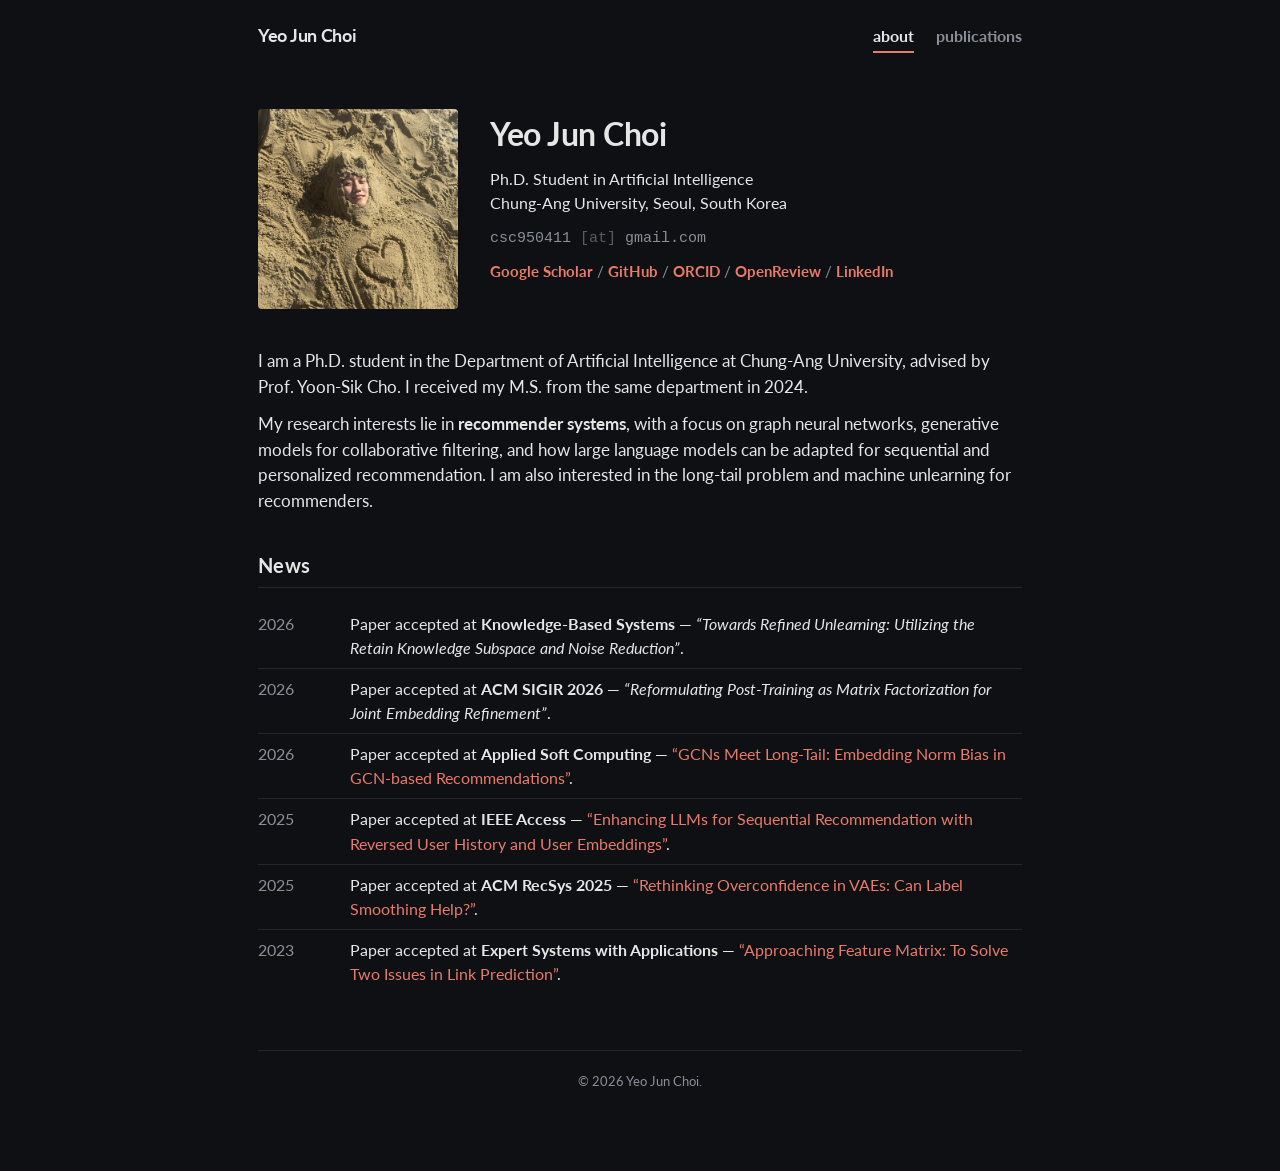
<file: index.html>
<!DOCTYPE html>
<html lang="en">
<head>
<meta charset="UTF-8" />
<meta name="viewport" content="width=device-width, initial-scale=1.0" />
<title>Yeo Jun Choi</title>
<meta name="description" content="Yeo Jun Choi — PhD student in AI at Chung-Ang University. Recommender systems, graph neural networks, LLMs for recommendation, and machine unlearning." />
<meta name="author" content="Yeo Jun Choi" />

<!-- Open Graph -->
<meta property="og:title" content="Yeo Jun Choi" />
<meta property="og:description" content="PhD student in AI at Chung-Ang University. Recommender systems, GNNs, LLMs, machine unlearning." />
<meta property="og:image" content="assets/profile.jpg" />
<meta property="og:type" content="profile" />

<link rel="icon" href="data:image/svg+xml,%3Csvg xmlns='http://www.w3.org/2000/svg' viewBox='0 0 16 16'%3E%3Ctext y='14' font-size='14'%3E%F0%9F%93%9A%3C/text%3E%3C/svg%3E" />

<link rel="preconnect" href="https://fonts.googleapis.com">
<link rel="preconnect" href="https://fonts.gstatic.com" crossorigin>
<link href="https://fonts.googleapis.com/css2?family=Lato:wght@300;400;700&family=Charter&display=swap" rel="stylesheet">
<link rel="stylesheet" href="style.css" />
</head>
<body>

<!-- ============== NAV ============== -->
<nav class="nav">
  <a class="nav-name" href="index.html">Yeo Jun Choi</a>
  <div class="nav-links">
    <a href="index.html" class="active">about</a>
    <a href="publications.html">publications</a>
  </div>
</nav>

<main class="page">

  <!-- ============== HEADER ============== -->
  <section class="hero">
    <div class="hero-photo">
      <img src="assets/profile.jpg" alt="Yeo Jun Choi" />
    </div>
    <div class="hero-text">
      <h1>Yeo Jun Choi</h1>
      <p class="title">
        Ph.D. Student in Artificial Intelligence<br />
        Chung-Ang University, Seoul, South Korea
      </p>
      <p class="contact">
        <span>csc950411 <span class="at">[at]</span> gmail.com</span>
      </p>
      <p class="links">
        <a href="https://scholar.google.com/citations?user=bfvehToAAAAJ" target="_blank" rel="noopener">Google&nbsp;Scholar</a> /
        <a href="https://github.com/Yeo-Jun-Choi" target="_blank" rel="noopener">GitHub</a> /
        <a href="https://orcid.org/0009-0006-1465-7208" target="_blank" rel="noopener">ORCID</a> /
        <a href="https://openreview.net/profile?id=~YeoJun_Choi1" target="_blank" rel="noopener">OpenReview</a> /
        <a href="https://www.linkedin.com/in/yeojun-choi-95602b291/" target="_blank" rel="noopener">LinkedIn</a>
      </p>
    </div>
  </section>

  <!-- ============== BIO ============== -->
  <section class="block">
    <p>
      I am a Ph.D. student in the Department of Artificial Intelligence
      at Chung-Ang University, advised by Prof. Yoon-Sik Cho.
      I received my M.S. from the same department in 2024.
    </p>
    <p>
      My research interests lie in <strong>recommender systems</strong>, with a focus on
      graph neural networks, generative models for collaborative filtering, and how
      large language models can be adapted for sequential and personalized recommendation.
      I am also interested in the long-tail problem and machine unlearning for recommenders.
    </p>
  </section>

  <!-- ============== NEWS ============== -->
  <section class="block">
    <h2>News</h2>
    <table class="news-table">
      <tr>
        <td class="date">2026</td>
        <td>Paper accepted at <strong>Knowledge-Based Systems</strong> &mdash;
          <em>&ldquo;Towards Refined Unlearning: Utilizing the Retain Knowledge Subspace and Noise Reduction&rdquo;</em>.</td>
      </tr>
      <tr>
        <td class="date">2026</td>
        <td>Paper accepted at <strong>ACM SIGIR 2026</strong> &mdash;
          <em>&ldquo;Reformulating Post-Training as Matrix Factorization for Joint Embedding Refinement&rdquo;</em>.</td>
      </tr>
      <tr>
        <td class="date">2026</td>
        <td>Paper accepted at <strong>Applied Soft Computing</strong> &mdash;
          <a href="https://doi.org/10.1016/j.asoc.2025.114226" target="_blank" rel="noopener">&ldquo;GCNs Meet Long-Tail: Embedding Norm Bias in GCN-based Recommendations&rdquo;</a>.</td>
      </tr>
      <tr>
        <td class="date">2025</td>
        <td>Paper accepted at <strong>IEEE Access</strong> &mdash;
          <a href="https://doi.org/10.1109/ACCESS.2025.3583094" target="_blank" rel="noopener">&ldquo;Enhancing LLMs for Sequential Recommendation with Reversed User History and User Embeddings&rdquo;</a>.</td>
      </tr>
      <tr>
        <td class="date">2025</td>
        <td>Paper accepted at <strong>ACM RecSys 2025</strong> &mdash;
          <a href="https://doi.org/10.1145/3705328.3748039" target="_blank" rel="noopener">&ldquo;Rethinking Overconfidence in VAEs: Can Label Smoothing Help?&rdquo;</a>.</td>
      </tr>
      <tr>
        <td class="date">2023</td>
        <td>Paper accepted at <strong>Expert Systems with Applications</strong> &mdash;
          <a href="https://doi.org/10.1016/j.eswa.2023.120985" target="_blank" rel="noopener">&ldquo;Approaching Feature Matrix: To Solve Two Issues in Link Prediction&rdquo;</a>.</td>
      </tr>
    </table>
  </section>

  <!-- ============== FOOTER ============== -->
  <footer>
    <p>&copy; <span id="year">2026</span> Yeo Jun Choi.</p>
  </footer>

</main>

<script>
  document.getElementById('year').textContent = new Date().getFullYear();
</script>

</body>
</html>
</file>
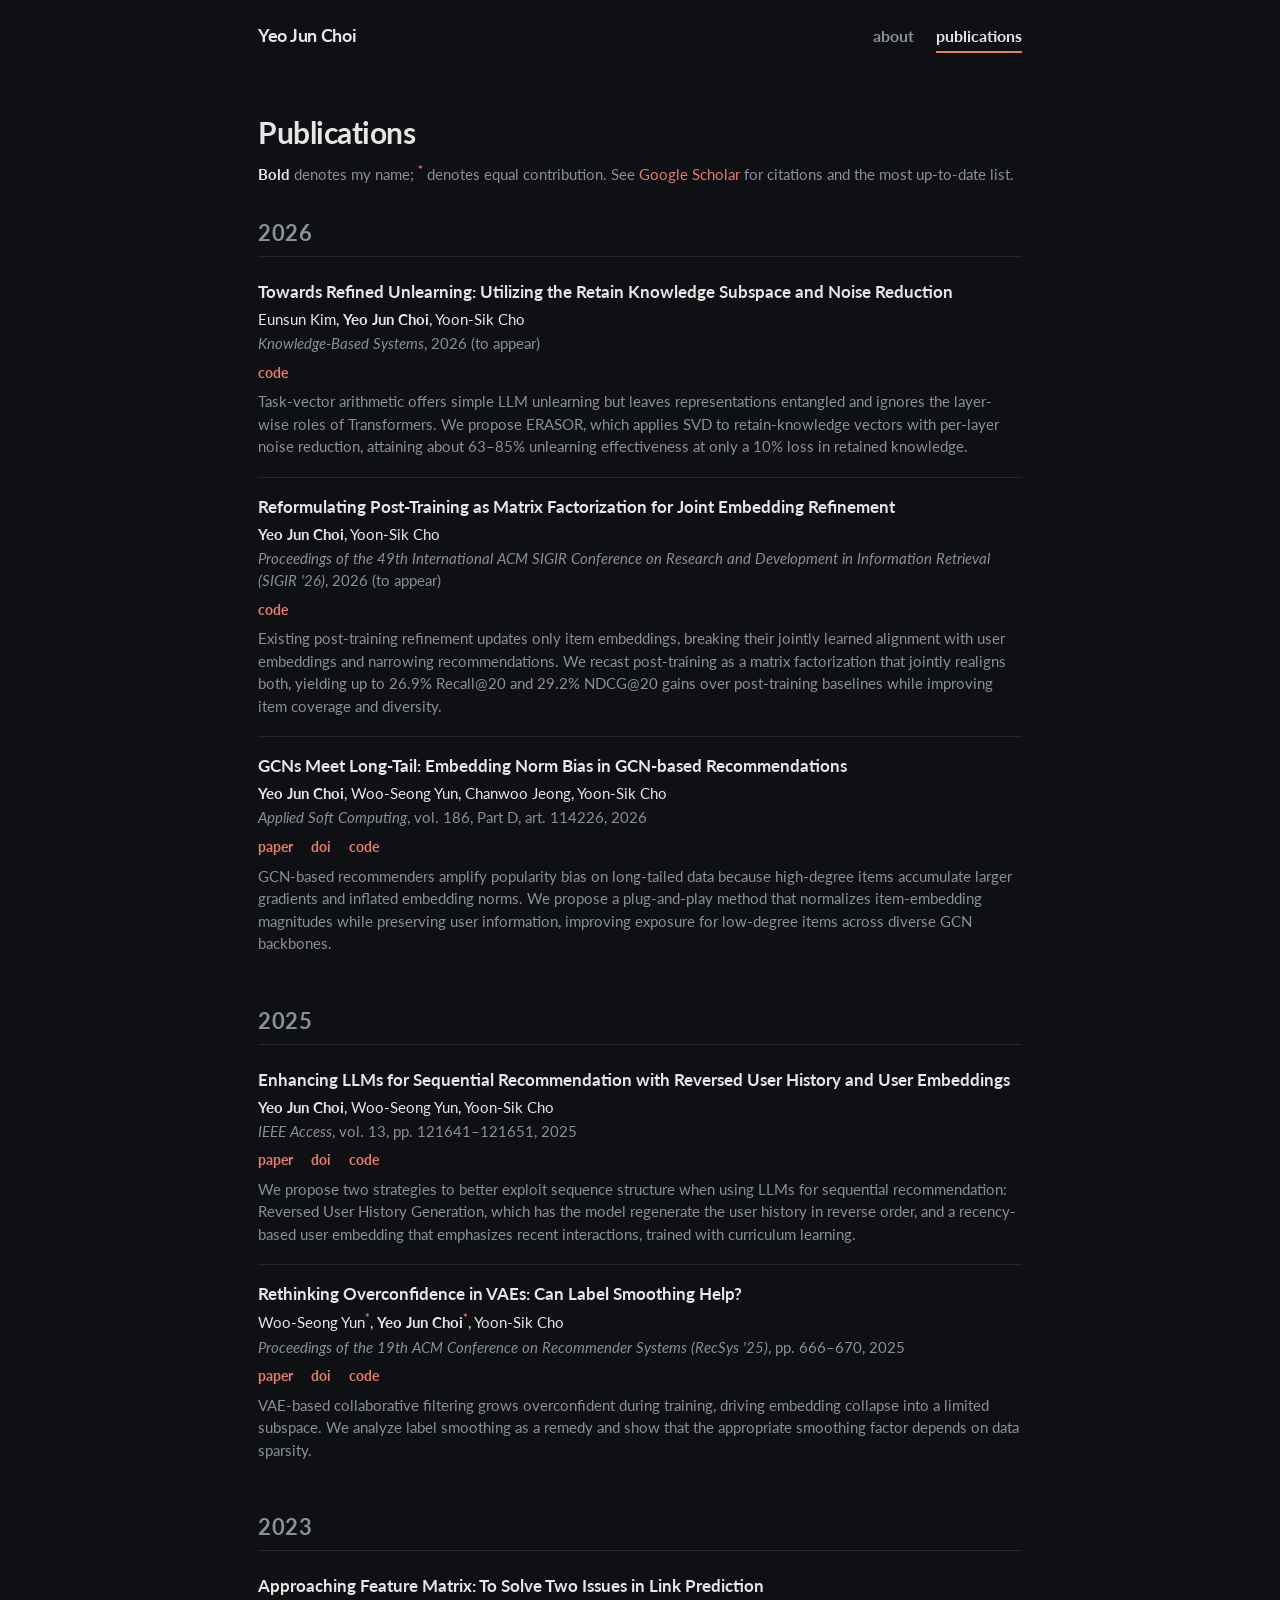
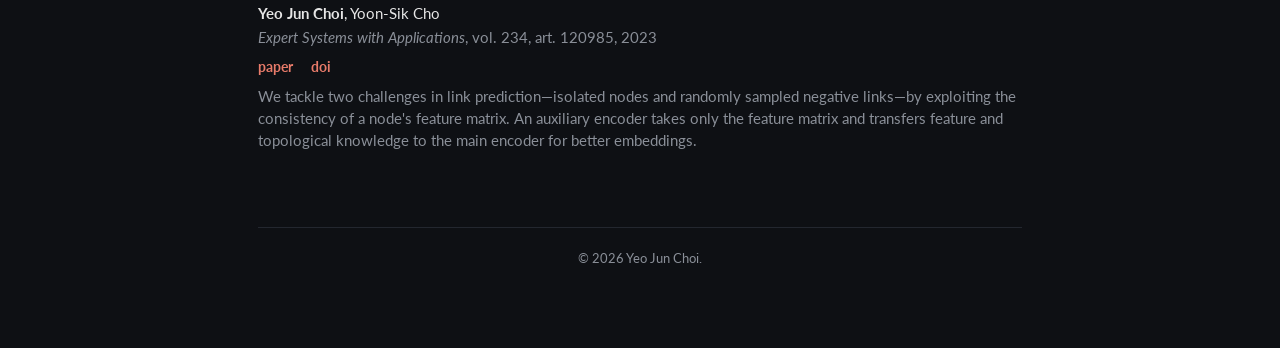
<file: publications.html>
<!DOCTYPE html>
<html lang="en">
<head>
<meta charset="UTF-8" />
<meta name="viewport" content="width=device-width, initial-scale=1.0" />
<title>Publications — Yeo Jun Choi</title>
<meta name="description" content="Publications by Yeo Jun Choi — recommender systems, graph neural networks, LLMs, and machine unlearning." />
<meta name="author" content="Yeo Jun Choi" />

<meta property="og:title" content="Publications — Yeo Jun Choi" />
<meta property="og:description" content="Publications by Yeo Jun Choi — recommender systems, GNNs, LLMs, machine unlearning." />
<meta property="og:type" content="website" />

<link rel="icon" href="data:image/svg+xml,%3Csvg xmlns='http://www.w3.org/2000/svg' viewBox='0 0 16 16'%3E%3Ctext y='14' font-size='14'%3E%F0%9F%93%9A%3C/text%3E%3C/svg%3E" />

<link rel="preconnect" href="https://fonts.googleapis.com">
<link rel="preconnect" href="https://fonts.gstatic.com" crossorigin>
<link href="https://fonts.googleapis.com/css2?family=Lato:wght@300;400;700&family=Charter&display=swap" rel="stylesheet">
<link rel="stylesheet" href="style.css" />
</head>
<body>

<!-- ============== NAV ============== -->
<nav class="nav">
  <a class="nav-name" href="index.html">Yeo Jun Choi</a>
  <div class="nav-links">
    <a href="index.html">about</a>
    <a href="publications.html" class="active">publications</a>
  </div>
</nav>

<main class="page">

  <h1 class="page-title">Publications</h1>
  <p class="page-subtitle">
    <span class="me">Bold</span> denotes my name; <sup class="eq">*</sup> denotes equal contribution. See
    <a href="https://scholar.google.com/citations?user=bfvehToAAAAJ" target="_blank" rel="noopener">Google&nbsp;Scholar</a>
    for citations and the most up-to-date list.
  </p>

  <!-- ====================== 2026 ====================== -->
  <section class="pub-year">
    <h2 class="year-head">2026</h2>

    <!-- KBS -->
    <div class="pub-entry">
      <div class="pub-title">Towards Refined Unlearning: Utilizing the Retain Knowledge Subspace and Noise Reduction</div>
      <div class="pub-authors">
        Eunsun Kim, <span class="me">Yeo Jun Choi</span>, Yoon-Sik Cho
      </div>
      <div class="pub-venue">
        <em>Knowledge-Based Systems</em>, 2026 (to appear)
      </div>
      <div class="pub-links">
        <a href="https://github.com/Yeo-Jun-Choi/ERASOR" target="_blank" rel="noopener">code</a>
      </div>
      <div class="pub-abstract">
        Task-vector arithmetic offers simple LLM unlearning but leaves representations
        entangled and ignores the layer-wise roles of Transformers. We propose ERASOR,
        which applies SVD to retain-knowledge vectors with per-layer noise reduction,
        attaining about 63&ndash;85% unlearning effectiveness at only a 10% loss in
        retained knowledge.
      </div>
    </div>

    <!-- SIGIR -->
    <div class="pub-entry">
      <div class="pub-title">Reformulating Post-Training as Matrix Factorization for Joint Embedding Refinement</div>
      <div class="pub-authors">
        <span class="me">Yeo Jun Choi</span>, Yoon-Sik Cho
      </div>
      <div class="pub-venue">
        <em>Proceedings of the 49th International ACM SIGIR Conference on Research and Development in Information Retrieval (SIGIR&nbsp;'26)</em>, 2026 (to appear)
      </div>
      <div class="pub-links">
        <a href="https://github.com/Yeo-Jun-Choi/reform" target="_blank" rel="noopener">code</a>
      </div>
      <div class="pub-abstract">
        Existing post-training refinement updates only item embeddings, breaking their
        jointly learned alignment with user embeddings and narrowing recommendations. We
        recast post-training as a matrix factorization that jointly realigns both, yielding
        up to 26.9% Recall@20 and 29.2% NDCG@20 gains over post-training baselines while
        improving item coverage and diversity.
      </div>
    </div>

    <!-- ASC -->
    <div class="pub-entry">
      <div class="pub-title"><a href="https://doi.org/10.1016/j.asoc.2025.114226" target="_blank" rel="noopener">GCNs Meet Long-Tail: Embedding Norm Bias in GCN-based Recommendations</a></div>
      <div class="pub-authors">
        <span class="me">Yeo Jun Choi</span>, Woo-Seong Yun, Chanwoo Jeong, Yoon-Sik Cho
      </div>
      <div class="pub-venue">
        <em>Applied Soft Computing</em>, vol. 186, Part D, art. 114226, 2026
      </div>
      <div class="pub-links">
        <a href="https://doi.org/10.1016/j.asoc.2025.114226" target="_blank" rel="noopener">paper</a>
        <a href="https://doi.org/10.1016/j.asoc.2025.114226" target="_blank" rel="noopener">doi</a>
        <a href="https://github.com/Yeo-Jun-Choi/DNA" target="_blank" rel="noopener">code</a>
      </div>
      <div class="pub-abstract">
        GCN-based recommenders amplify popularity bias on long-tailed data because
        high-degree items accumulate larger gradients and inflated embedding norms.
        We propose a plug-and-play method that normalizes item-embedding magnitudes
        while preserving user information, improving exposure for low-degree items
        across diverse GCN backbones.
      </div>
    </div>
  </section>

  <!-- ====================== 2025 ====================== -->
  <section class="pub-year">
    <h2 class="year-head">2025</h2>

    <!-- IEEE Access -->
    <div class="pub-entry">
      <div class="pub-title"><a href="https://doi.org/10.1109/ACCESS.2025.3583094" target="_blank" rel="noopener">Enhancing LLMs for Sequential Recommendation with Reversed User History and User Embeddings</a></div>
      <div class="pub-authors">
        <span class="me">Yeo Jun Choi</span>, Woo-Seong Yun, Yoon-Sik Cho
      </div>
      <div class="pub-venue">
        <em>IEEE Access</em>, vol. 13, pp. 121641&ndash;121651, 2025
      </div>
      <div class="pub-links">
        <a href="https://doi.org/10.1109/ACCESS.2025.3583094" target="_blank" rel="noopener">paper</a>
        <a href="https://doi.org/10.1109/ACCESS.2025.3583094" target="_blank" rel="noopener">doi</a>
        <a href="https://github.com/Yeo-Jun-Choi/llmfor" target="_blank" rel="noopener">code</a>
      </div>
      <div class="pub-abstract">
        We propose two strategies to better exploit sequence structure when using LLMs
        for sequential recommendation: Reversed User History Generation, which has the
        model regenerate the user history in reverse order, and a recency-based user
        embedding that emphasizes recent interactions, trained with curriculum learning.
      </div>
    </div>

    <!-- RecSys -->
    <div class="pub-entry">
      <div class="pub-title"><a href="https://doi.org/10.1145/3705328.3748039" target="_blank" rel="noopener">Rethinking Overconfidence in VAEs: Can Label Smoothing Help?</a></div>
      <div class="pub-authors">
        Woo-Seong Yun<sup class="eq">*</sup>, <span class="me">Yeo Jun Choi</span><sup class="eq">*</sup>, Yoon-Sik Cho
      </div>
      <div class="pub-venue">
        <em>Proceedings of the 19th ACM Conference on Recommender Systems (RecSys&nbsp;'25)</em>, pp. 666&ndash;670, 2025
      </div>
      <div class="pub-links">
        <a href="https://doi.org/10.1145/3705328.3748039" target="_blank" rel="noopener">paper</a>
        <a href="https://doi.org/10.1145/3705328.3748039" target="_blank" rel="noopener">doi</a>
        <a href="https://github.com/Yeo-Jun-Choi/RethinkVAE" target="_blank" rel="noopener">code</a>
      </div>
      <div class="pub-abstract">
        VAE-based collaborative filtering grows overconfident during training, driving
        embedding collapse into a limited subspace. We analyze label smoothing as a
        remedy and show that the appropriate smoothing factor depends on data sparsity.
      </div>
    </div>
  </section>

  <!-- ====================== 2023 ====================== -->
  <section class="pub-year">
    <h2 class="year-head">2023</h2>

    <!-- ESWA -->
    <div class="pub-entry">
      <div class="pub-title"><a href="https://doi.org/10.1016/j.eswa.2023.120985" target="_blank" rel="noopener">Approaching Feature Matrix: To Solve Two Issues in Link Prediction</a></div>
      <div class="pub-authors">
        <span class="me">Yeo Jun Choi</span>, Yoon-Sik Cho
      </div>
      <div class="pub-venue">
        <em>Expert Systems with Applications</em>, vol. 234, art. 120985, 2023
      </div>
      <div class="pub-links">
        <a href="https://doi.org/10.1016/j.eswa.2023.120985" target="_blank" rel="noopener">paper</a>
        <a href="https://doi.org/10.1016/j.eswa.2023.120985" target="_blank" rel="noopener">doi</a>
      </div>
      <div class="pub-abstract">
        We tackle two challenges in link prediction&mdash;isolated nodes and randomly
        sampled negative links&mdash;by exploiting the consistency of a node's feature
        matrix. An auxiliary encoder takes only the feature matrix and transfers
        feature and topological knowledge to the main encoder for better embeddings.
      </div>
    </div>
  </section>

  <!-- ============== FOOTER ============== -->
  <footer>
    <p>&copy; <span id="year">2026</span> Yeo Jun Choi.</p>
  </footer>

</main>

<script>
  document.getElementById('year').textContent = new Date().getFullYear();
</script>

</body>
</html>
</file>
<file: style.css>
/* ==========================================================
   Yeo Jun Choi — personal academic site
   Dark theme. about + publications pages.
   ========================================================== */

:root {
  --bg: #0e1014;            /* near-black */
  --fg: #e6e6e6;            /* off-white body text */
  --muted: #8a8f98;
  --link: #e87b6a;          /* warm coral, readable on dark */
  --link-hover: #f4a89b;
  --rule: #23272f;
  --accent: #1a1d23;        /* slightly lighter dark block */
  --max-width: 820px;
}

* { box-sizing: border-box; }

html, body {
  margin: 0;
  padding: 0;
  background: var(--bg);
  color: var(--fg);
  font-family: 'Lato', 'Helvetica Neue', Helvetica, Arial, sans-serif;
  font-weight: 400;
  font-size: 16.5px;
  line-height: 1.55;
  -webkit-font-smoothing: antialiased;
  -moz-osx-font-smoothing: grayscale;
}

a {
  color: var(--link);
  text-decoration: none;
  transition: color 0.15s ease;
}
a:hover { color: var(--link-hover); text-decoration: underline; }

strong { font-weight: 700; }
em { font-style: italic; }

.page {
  max-width: var(--max-width);
  margin: 0 auto;
  padding: 28px 28px 80px;
}

/* ============ NAV BAR ============ */
.nav {
  max-width: var(--max-width);
  margin: 0 auto;
  padding: 22px 28px 0;
  display: flex;
  align-items: baseline;
  justify-content: space-between;
  gap: 16px;
}
.nav-name {
  font-size: 18px;
  font-weight: 700;
  color: var(--fg);
  letter-spacing: -0.3px;
}
.nav-name:hover { color: var(--fg); text-decoration: none; }
.nav-links {
  display: flex;
  gap: 22px;
  font-size: 15.5px;
}
.nav-links a {
  color: var(--muted);
  font-weight: 700;
  padding-bottom: 3px;
  border-bottom: 2px solid transparent;
}
.nav-links a:hover { color: var(--fg); text-decoration: none; }
.nav-links a.active {
  color: var(--fg);
  border-bottom-color: var(--link);
}

/* ============ HERO ============ */
.hero {
  display: flex;
  gap: 32px;
  align-items: flex-start;
  margin: 28px 0 40px;
}
.hero-photo {
  flex: 0 0 200px;
}
.hero-photo img {
  width: 200px;
  height: 200px;
  object-fit: cover;
  object-position: center 25%;
  border-radius: 4px;
  display: block;
}
.hero-text {
  flex: 1;
  min-width: 0;
}
.hero-text h1 {
  font-size: 32px;
  font-weight: 700;
  margin: 0 0 8px 0;
  letter-spacing: -0.5px;
}
.hero-text .title {
  margin: 0 0 12px 0;
  font-size: 16px;
  line-height: 1.5;
  color: var(--fg);
}
.hero-text .contact {
  margin: 0 0 10px 0;
  font-size: 15px;
  color: var(--muted);
  font-family: 'Consolas', 'Menlo', 'Courier New', monospace;
}
.hero-text .contact .at { opacity: 0.6; }
.hero-text .links {
  margin: 0;
  font-size: 15px;
  color: var(--muted);
}
.hero-text .links a { font-weight: 700; }

/* ============ SECTION BLOCKS ============ */
.block {
  margin: 36px 0;
}
.block h2 {
  font-size: 20px;
  font-weight: 700;
  margin: 0 0 16px 0;
  padding-bottom: 6px;
  border-bottom: 1px solid var(--rule);
  letter-spacing: 0.3px;
}
.block p {
  margin: 0 0 12px 0;
}
.block .note {
  font-size: 14px;
  color: var(--muted);
  margin-bottom: 18px;
}

/* ============ PAGE TITLE (publications page) ============ */
.page-title {
  font-size: 30px;
  font-weight: 700;
  letter-spacing: -0.5px;
  margin: 28px 0 6px;
}
.page-subtitle {
  color: var(--muted);
  font-size: 15px;
  margin: 0 0 28px;
}

/* ============ NEWS TABLE ============ */
.news-table {
  width: 100%;
  border-collapse: collapse;
  font-size: 15.5px;
}
.news-table td {
  padding: 8px 12px 8px 0;
  vertical-align: top;
  border-bottom: 1px solid var(--rule);
}
.news-table tr:last-child td { border-bottom: none; }
.date {
  white-space: nowrap;
  color: var(--muted);
  font-variant-numeric: tabular-nums;
  width: 92px;
}
.muted { color: var(--muted); font-size: 14px; }

/* ============ PUBLICATIONS ============ */
.pub-year {
  margin-top: 14px;
}
.year-head {
  font-size: 22px;
  font-weight: 700;
  color: var(--muted);
  margin: 30px 0 6px;
  padding-bottom: 6px;
  border-bottom: 1px solid var(--rule);
  letter-spacing: 0.5px;
}

.pub-entry {
  padding: 18px 0;
  border-bottom: 1px solid var(--rule);
}
.pub-entry:last-child { border-bottom: none; }

.pub-title {
  font-weight: 700;
  font-size: 17px;
  line-height: 1.35;
  margin-bottom: 4px;
}
.pub-title a { color: var(--fg); }
.pub-title a:hover { color: var(--link); text-decoration: none; }
.pub-authors {
  font-size: 15px;
  margin-bottom: 2px;
  color: var(--fg);
}
.pub-authors .me { font-weight: 700; }
sup.eq { color: var(--link); font-weight: 700; font-size: 0.72em; }
.pub-venue {
  font-size: 14.5px;
  color: var(--muted);
  margin-bottom: 6px;
}
.pub-badge {
  display: inline-block;
  font-size: 12px;
  font-weight: 700;
  color: var(--link);
  border: 1px solid var(--link);
  border-radius: 3px;
  padding: 0 6px;
  margin-left: 6px;
  vertical-align: middle;
  letter-spacing: 0.3px;
}
.pub-links {
  font-size: 14px;
  margin-bottom: 8px;
}
.pub-links a {
  font-weight: 700;
  margin-right: 14px;
}
.pub-abstract {
  font-size: 14.5px;
  color: var(--muted);
  line-height: 1.55;
}

.me { font-weight: 700; color: var(--fg); }

/* ============ FOOTER ============ */
footer {
  margin-top: 56px;
  padding-top: 20px;
  border-top: 1px solid var(--rule);
  font-size: 13px;
  color: var(--muted);
  text-align: center;
}
footer p { margin: 0; }

/* ============ RESPONSIVE ============ */
@media (max-width: 600px) {
  .nav { padding: 18px 18px 0; flex-wrap: wrap; gap: 10px; }
  .nav-links { gap: 16px; }
  .page { padding: 20px 18px 60px; }
  .hero { flex-direction: column; gap: 20px; align-items: center; text-align: center; }
  .hero-photo { flex: 0 0 auto; }
  .hero-photo img { width: 160px; height: 160px; }
  .hero-text h1 { font-size: 28px; }

  .date { width: 84px; font-size: 13.5px; }
  .news-table { font-size: 14.5px; }
  .page-title { font-size: 26px; }
}
</file>
